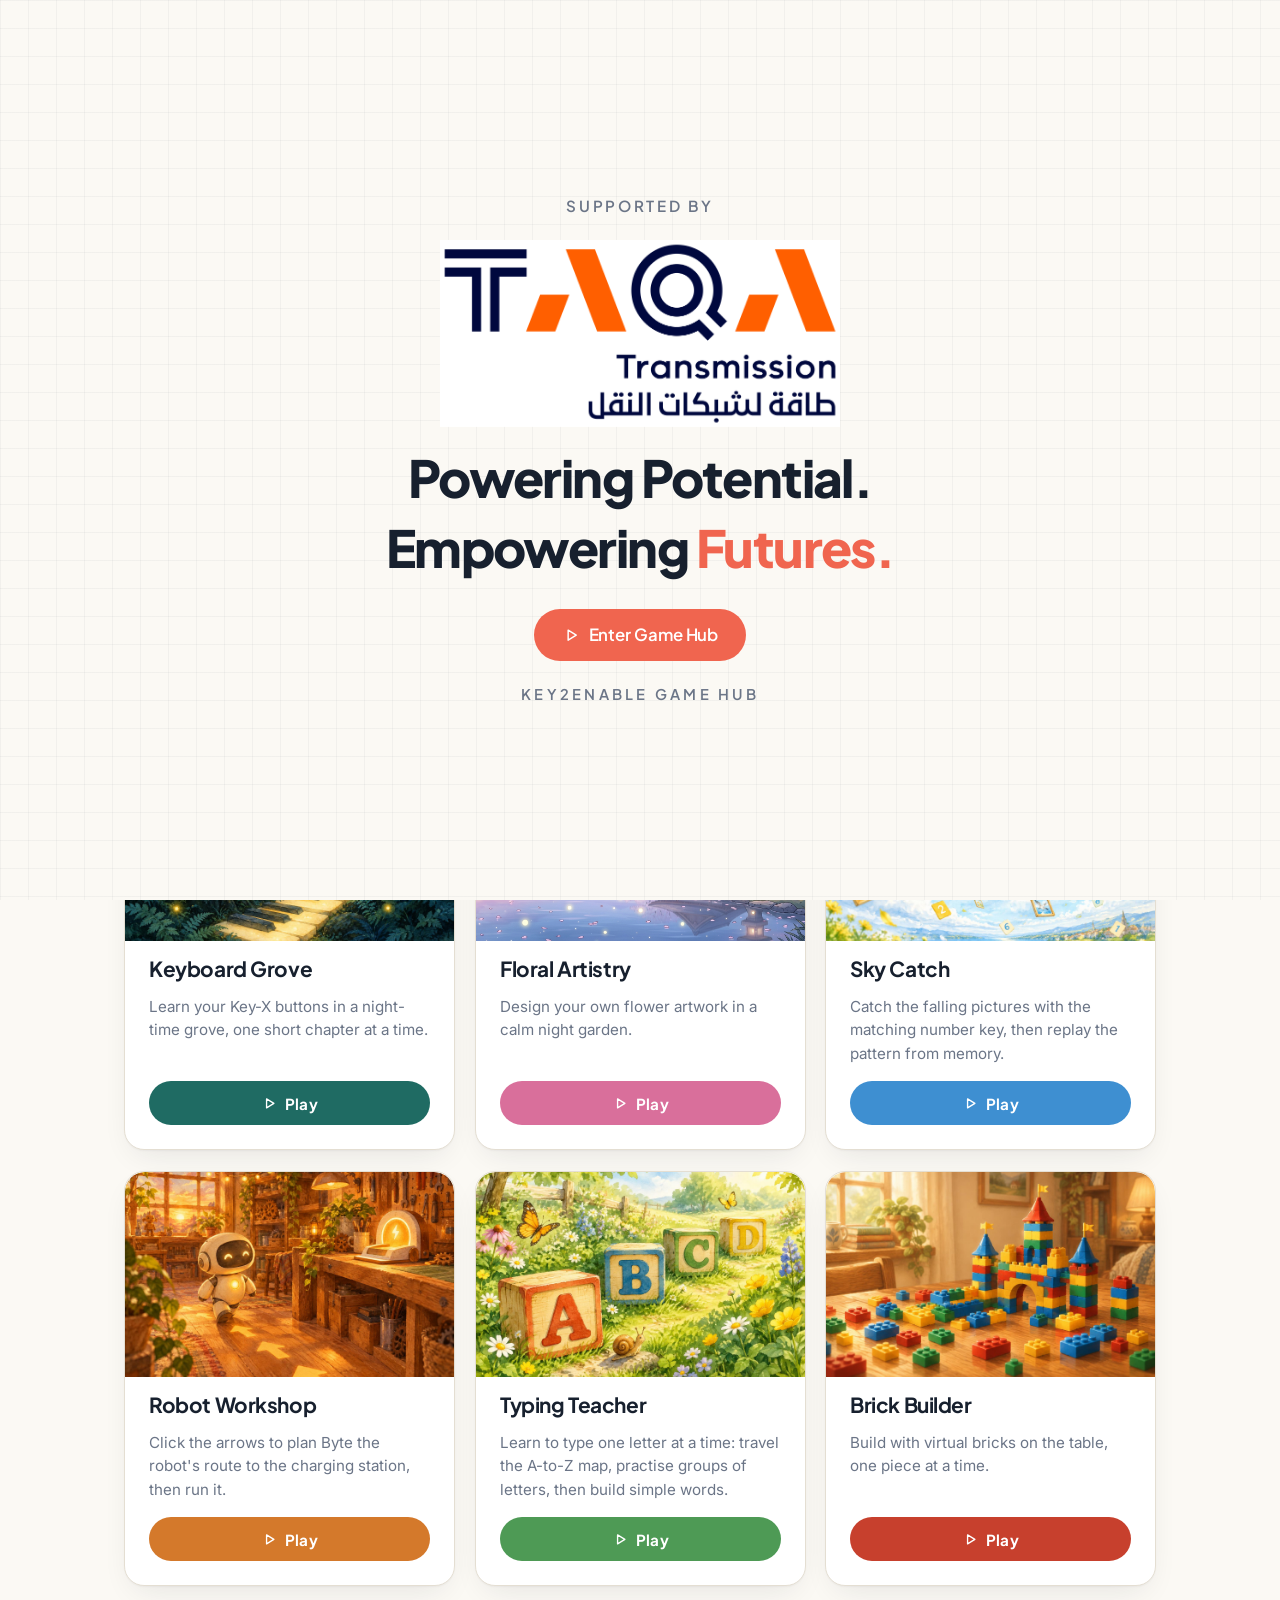
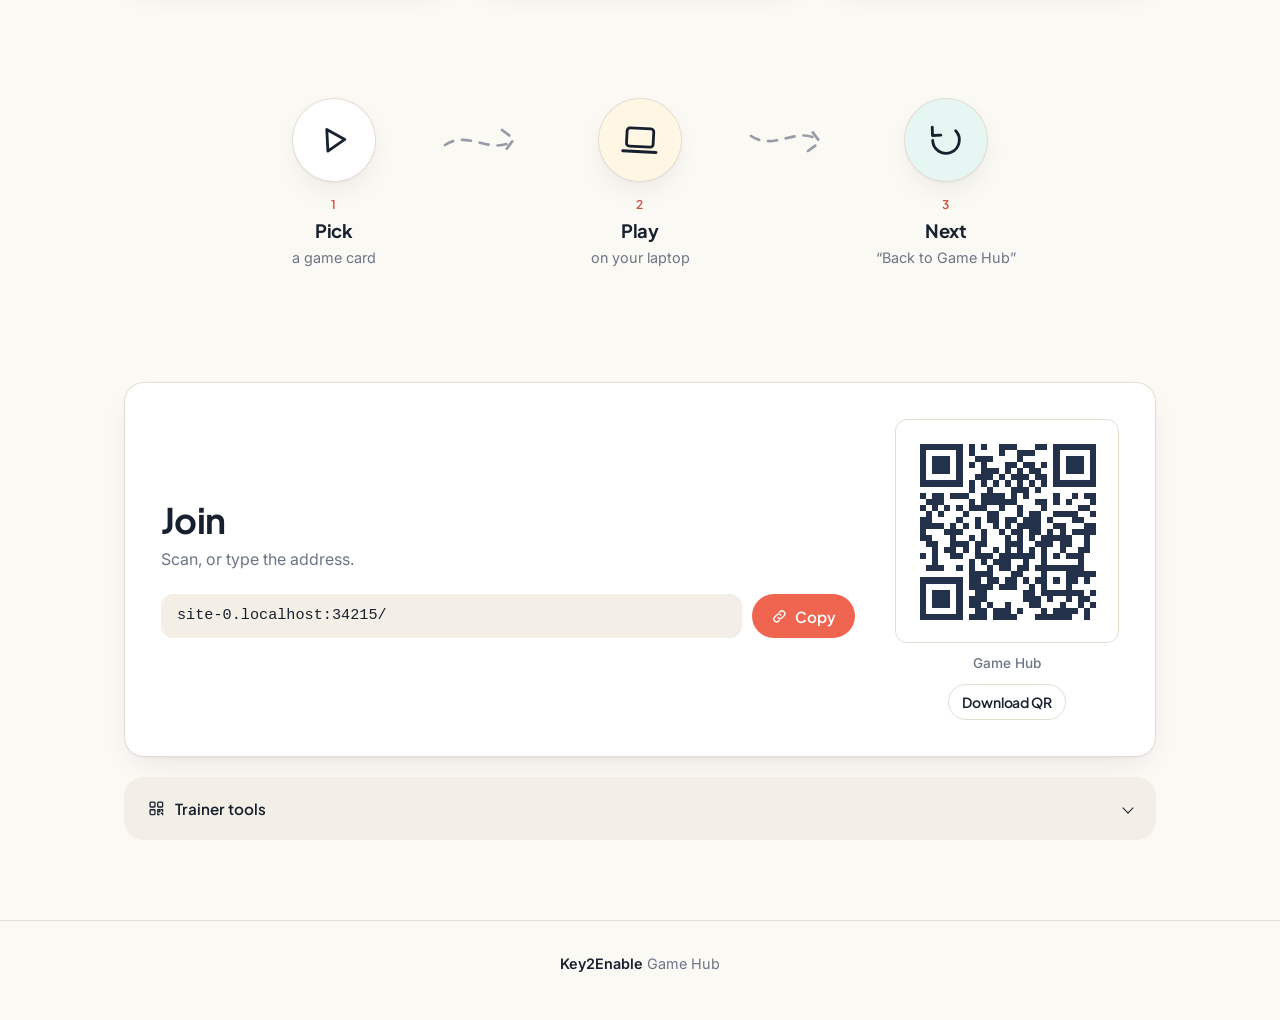
<file: index.html>
<!DOCTYPE html>
<html lang="en">
<head>
  <meta charset="utf-8">
  <meta name="viewport" content="width=device-width, initial-scale=1">
  <title>Key2Enable Game Hub — Interactive Training Games</title>
  <meta name="description" content="Five interactive training games for the Key2Enable workshop. Pick a game, play it, come back for the next one.">
  <meta name="theme-color" content="#FFF8EE">
  <link rel="icon" href="assets/img/favicon.svg" type="image/svg+xml">
  <link rel="preconnect" href="https://fonts.googleapis.com">
  <link rel="preconnect" href="https://fonts.gstatic.com" crossorigin>
  <link href="https://fonts.googleapis.com/css2?family=Plus+Jakarta+Sans:wght@500;600;700;800&family=Inter:wght@400;500;600&display=swap" rel="stylesheet">
  <link rel="stylesheet" href="assets/css/hub.css?v=7">
  <script src="site-config.js?v=7"></script>
  <script src="assets/js/gate.js?v=4"></script>
  <script src="assets/js/vault.js?v=4"></script>
</head>
<body>

  <!-- ===== Icon sprite (used by cards, buttons, intro) ===== -->
  <svg width="0" height="0" style="position:absolute" aria-hidden="true" focusable="false">
    <defs>
      <symbol id="i-star" viewBox="0 0 24 24"><path d="M12 2.8l2.9 6 6.6.9-4.8 4.6 1.2 6.5L12 17.7l-5.9 3.1 1.2-6.5L2.5 9.7l6.6-.9z"/></symbol>
      <symbol id="i-target" viewBox="0 0 24 24"><circle cx="12" cy="12" r="9"/><circle cx="12" cy="12" r="5.5"/><circle cx="12" cy="12" r="2"/></symbol>
      <symbol id="i-memory" viewBox="0 0 24 24"><rect x="3" y="4" width="7.5" height="7.5" rx="1.6"/><rect x="13.5" y="4" width="7.5" height="7.5" rx="1.6"/><rect x="3" y="14.5" width="7.5" height="7.5" rx="1.6"/><path d="M14 17.5l2.4 2.4 4.4-4.6"/></symbol>
      <symbol id="i-letters" viewBox="0 0 24 24"><path d="M3.5 19l4.2-12 4.2 12M5.4 14.5h4.6"/><path d="M14.5 7h3.4a2.5 2.5 0 010 5h-3.4zM14.5 12h3.9a2.8 2.8 0 010 5.6h-3.9z"/><path d="M14.5 7v10.6"/></symbol>
      <symbol id="i-puzzle" viewBox="0 0 24 24"><path d="M9 3.5h4a1.5 1.5 0 011.5 1.5v1a2 2 0 104 0V5A1.5 1.5 0 0120 6.5v4a1.5 1.5 0 01-1.5 1.5h-1a2 2 0 100 4h1a1.5 1.5 0 011.5 1.5v3A1.5 1.5 0 0118.5 22h-4a1.5 1.5 0 01-1.5-1.5v-1a2 2 0 10-4 0v1A1.5 1.5 0 017.5 22h-3A1.5 1.5 0 013 20.5v-4A1.5 1.5 0 014.5 15h1a2 2 0 100-4h-1A1.5 1.5 0 013 9.5V5a1.5 1.5 0 011.5-1.5z"/></symbol>
      <symbol id="i-music" viewBox="0 0 24 24"><path d="M9 18.5V5.5l11-2v13"/><circle cx="6.5" cy="18.5" r="2.5"/><circle cx="17.5" cy="16.5" r="2.5"/></symbol>
      <symbol id="i-keyboard" viewBox="0 0 24 24"><rect x="2.5" y="6" width="19" height="12" rx="2.5"/><path d="M6 10h.01M10 10h.01M14 10h.01M18 10h.01M6 14h.01M18 14h.01M9 14h6"/></symbol>
      <symbol id="i-rocket" viewBox="0 0 24 24"><path d="M12 2.5c3 2 5 6 5 10.5l-2 2.5H9L7 13C7 8.5 9 4.5 12 2.5z"/><circle cx="12" cy="10" r="1.8"/><path d="M9 15.5l-3.5 2.5L7 13M15 15.5l3.5 2.5L17 13M10.5 15.5c0 3-1 4-1 6 1-.5 1.7-1 2.5-2 .8 1 1.5 1.5 2.5 2 0-2-1-3-1-6"/></symbol>
      <symbol id="i-robot" viewBox="0 0 24 24"><rect x="4.5" y="8" width="15" height="11" rx="2.5"/><path d="M12 8V4.5M12 4.5h.01"/><circle cx="12" cy="3.5" r="1"/><path d="M9 13h.01M15 13h.01M9.5 16.5h5"/><path d="M4.5 12H2.5v4h2M19.5 12h2v4h-2"/></symbol>
      <symbol id="i-play" viewBox="0 0 24 24"><path d="M8 5.5v13l10.5-6.5z"/></symbol>
      <symbol id="i-link" viewBox="0 0 24 24"><path d="M10 14a4 4 0 005.7 0l3-3a4 4 0 00-5.7-5.7l-1.4 1.4"/><path d="M14 10a4 4 0 00-5.7 0l-3 3a4 4 0 005.7 5.7l1.4-1.4"/></symbol>
      <symbol id="i-check" viewBox="0 0 24 24"><path d="M5 12.5l4.5 4.5L19 7.5"/></symbol>
      <symbol id="i-lock" viewBox="0 0 24 24"><rect x="5" y="10.5" width="14" height="10" rx="2.5"/><path d="M8 10.5V7.5a4 4 0 018 0v3"/></symbol>
      <symbol id="i-unlock" viewBox="0 0 24 24"><rect x="5" y="10.5" width="14" height="10" rx="2.5"/><path d="M8 10.5V7.5a4 4 0 017.5-1.9"/></symbol>
      <symbol id="i-qr" viewBox="0 0 24 24"><rect x="3" y="3" width="7" height="7" rx="1.2"/><rect x="14" y="3" width="7" height="7" rx="1.2"/><rect x="3" y="14" width="7" height="7" rx="1.2"/><path d="M14 14h3v3h-3zM19 14h2v2M14 19v2h2M19 19h2v2"/></symbol>
      <symbol id="i-replay" viewBox="0 0 24 24"><path d="M4 12a8 8 0 1014-5.3"/><path d="M4 4v5h5"/></symbol>
      <symbol id="i-laptop" viewBox="0 0 24 24"><rect x="4" y="5" width="16" height="11" rx="1.8"/><path d="M2 19h20"/></symbol>
    </defs>
  </svg>

  <!-- ===== Intro (pencil-sketch splash). Filled by assets/js/intro.js ===== -->
  <div id="intro" class="intro" hidden>
    <div class="intro__sponsor" id="introSponsor" hidden>
      <p class="intro__sponsor-label">Supported by</p>
      <img class="intro__sponsor-logo" src="assets/img/taqa-logo.png" alt="TAQA Transmission">
      <p class="intro__sponsor-tag" id="sponsorTag"></p>
      <button type="button" class="btn btn--primary btn--lg intro__sponsor-enter" id="sponsorEnter">
        <svg class="ico" aria-hidden="true"><use href="#i-play"/></svg> Enter Game Hub
      </button>
      <p class="intro__sponsor-brand">Key2Enable Game Hub</p>
    </div>
    <div class="intro__stage">
      <svg class="intro__svg" viewBox="0 0 900 520" role="img" aria-labelledby="introTitle">
        <title id="introTitle">Key2Enable Game Hub</title>
      </svg>
      <p class="intro__caption" id="introCaption" aria-live="polite"></p>
    </div>
    <div class="intro__progress" aria-hidden="true"><span></span></div>
    <button type="button" class="intro__skip" id="introSkip">Skip intro</button>
  </div>

  <!-- Unhide the intro overlay before first paint so the hub never flashes. -->
  <script>
    (function () {
      try {
        var cfg = (window.SITE_CONFIG && window.SITE_CONFIG.intro) || {};
        var seen = sessionStorage.getItem("k2e-intro-seen") === "1";
        if (cfg.enabled === false || (seen && !/[?&]intro=1/.test(location.search))) return;
        document.getElementById("intro").hidden = false;
        document.body.classList.add("intro-active");
        var sp = (window.SITE_CONFIG && window.SITE_CONFIG.sponsor) || {};
        var s = document.getElementById("introSponsor");
        if (s && sp.enabled !== false) s.hidden = false;
      } catch (e) { /* let the hub render normally */ }
    })();
  </script>

  <a class="skip-link" href="#games">Skip to games</a>

  <!-- ===== Header ===== -->
  <header class="site-header">
    <a href="./" class="logo" aria-label="Key2Enable Game Hub — home">
      <span class="logo__mark" aria-hidden="true">
        <svg viewBox="0 0 48 48"><rect x="6" y="10" width="36" height="28" rx="7"/><path d="M15 21h.01M24 21h.01M33 21h.01M15 29h.01M24 29h.01M33 29h.01"/></svg>
      </span>
      <span class="logo__text"><b data-cfg="brand">Key2Enable</b> <span data-cfg="hubName">Game Hub</span></span>
    </a>
    <nav class="site-nav" aria-label="Sections">
      <a href="#games">Games</a>
      <a href="#join">Join</a>
      <button type="button" class="btn btn--ghost btn--sm" id="replayIntro" title="Replay the intro animation">
        <svg class="ico" aria-hidden="true"><use href="#i-replay"/></svg> Intro
      </button>
    </nav>
  </header>

  <main id="main">

    <!-- ===== Hero ===== -->
    <section class="hero" aria-labelledby="heroTitle">
      <div class="hero__doodles" aria-hidden="true">
        <svg class="doodle doodle--1" viewBox="0 0 24 24"><use href="#i-star"/></svg>
        <svg class="doodle doodle--2" viewBox="0 0 24 24"><circle cx="12" cy="12" r="8"/></svg>
        <svg class="doodle doodle--3" viewBox="0 0 24 24"><use href="#i-keyboard"/></svg>
        <svg class="doodle doodle--4" viewBox="0 0 24 24"><use href="#i-puzzle"/></svg>
      </div>
      <p class="eyebrow"><span data-cfg="brand">Key2Enable</span> · <span data-cfg="hubName">Game Hub</span></p>
      <h1 id="heroTitle" class="hero__title" data-cfg="tagline">Interactive Training Games</h1>
      <p class="hero__lead" data-cfg="description"></p>
      <div class="hero__actions">
        <a class="btn btn--primary btn--lg" href="#games"><svg class="ico" aria-hidden="true"><use href="#i-play"/></svg> Pick a game</a>
      </div>
      <aside class="sponsor" aria-label="Sponsor">
        <p class="sponsor__label">Supported by</p>
        <img class="sponsor__logo" src="assets/img/taqa-logo.png" alt="TAQA Transmission">
      </aside>
    </section>

    <!-- ===== Games ===== -->
    <section class="games" id="games" aria-labelledby="gamesTitle">
      <div class="section-head">
        <h2 id="gamesTitle"><span class="u">Games</span></h2>
        <p class="games__lock-note" id="lockNote" hidden><svg class="ico" aria-hidden="true"><use href="#i-lock"/></svg> Locked? Scan the QR code on the slide — or type its code.</p>
      </div>
      <ul class="game-grid" id="gameGrid" role="list"></ul>
    </section>

    <!-- ===== How it works (3 sketches) ===== -->
    <section class="how" id="how-to-play" aria-labelledby="howTitle">
      <h2 id="howTitle" class="sr-only">How it works</h2>
      <ol class="steps">
        <li><span class="steps__pic" aria-hidden="true"><svg viewBox="0 0 24 24"><use href="#i-play"/></svg></span><span class="steps__num">1</span><h3>Pick</h3><p>a game card</p></li>
        <li class="steps__arrow" aria-hidden="true"><svg viewBox="0 0 60 30"><path d="M2 18c15-10 30 6 44-2M40 8l8 6-6 8"/></svg></li>
        <li><span class="steps__pic" aria-hidden="true"><svg viewBox="0 0 24 24"><use href="#i-laptop"/></svg></span><span class="steps__num">2</span><h3>Play</h3><p>on your laptop</p></li>
        <li class="steps__arrow" aria-hidden="true"><svg viewBox="0 0 60 30"><path d="M2 12c15 10 30-6 44 2M40 22l8-6-6-8"/></svg></li>
        <li><span class="steps__pic" aria-hidden="true"><svg viewBox="0 0 24 24"><use href="#i-replay"/></svg></span><span class="steps__num">3</span><h3>Next</h3><p>“Back to Game Hub”</p></li>
      </ol>
    </section>

    <!-- ===== Join (URL + QR) ===== -->
    <section class="join" id="join" aria-labelledby="joinTitle">
      <div class="join__card">
        <div class="join__text">
          <h2 id="joinTitle"><span class="u">Join</span></h2>
          <p>Scan, or type the address.</p>
          <div class="url-box">
            <code id="hubUrl">…</code>
            <button type="button" class="btn btn--primary" id="copyHubUrl"><svg class="ico" aria-hidden="true"><use href="#i-link"/></svg> Copy</button>
          </div>
        </div>
        <figure class="qr" id="hubQr">
          <div class="qr__img" id="hubQrImg" role="img" aria-label="QR code for the Game Hub link"></div>
          <figcaption>Game Hub</figcaption>
          <a class="btn btn--ghost btn--sm" id="hubQrDownload" download="game-hub-qr.png" href="#">Download QR</a>
        </figure>
      </div>

      <details class="share">
        <summary><svg class="ico" aria-hidden="true"><use href="#i-qr"/></svg> Trainer tools</summary>
        <form class="pin-form" id="pinForm" hidden>
          <p class="share__intro">For trainers. Enter the trainer PIN.</p>
          <div class="pin-form__row">
            <label for="pinInput" class="sr-only">Trainer PIN</label>
            <input id="pinInput" type="password" autocomplete="off" spellcheck="false" placeholder="PIN" required>
            <button type="submit" class="btn btn--primary btn--sm">Open</button>
          </div>
        </form>
        <div id="trainerBody">
        <div class="btn-row" id="pinSignedIn" hidden>
          <p class="share__intro" id="pinState"></p>
          <button type="button" class="btn btn--ghost btn--sm" id="pinSignOut">Close Trainer tools</button>
        </div>
        <p class="share__intro" id="shareIntro">Each game has its own link and QR code.</p>
        <ul class="share__list" id="shareList" role="list"></ul>
        <div class="share__feedback" id="accessTools" hidden>
          <h3>Change a game code</h3>
          <p class="share__intro">Only a fingerprint (hash) of each code lives in <code>site-config.js</code>. Type a new code, then paste the line over that game’s entry in <code>access.keys</code>.</p>
          <form class="hash-form" id="hashForm">
            <label for="hashGame" class="sr-only">Game or trainer PIN</label>
            <select id="hashGame"></select>
            <label for="hashInput" class="sr-only">New code</label>
            <input id="hashInput" type="text" autocomplete="off" autocapitalize="characters" spellcheck="false" placeholder="New code" required>
            <button type="submit" class="btn btn--ghost btn--sm">Get hash</button>
          </form>
          <pre class="hash-out" id="hashOut" hidden tabindex="0"></pre>
          <div class="btn-row">
            <button type="button" class="btn btn--ghost btn--sm" id="copyHash" hidden>Copy line</button>
            <button type="button" class="btn btn--ghost btn--sm" id="lockAll">Lock all games on this laptop</button>
          </div>
        </div>
        <div class="share__feedback" id="vaultTools" hidden>
          <h3>Encrypt a game file</h3>
          <p class="share__intro">Games are stored encrypted with their code, so “View source” shows nothing. Pick the game, type its code, choose the game’s HTML — you get <code>game.enc</code> and a small <code>index.html</code> to put in that game’s folder.</p>
          <form class="hash-form" id="vaultForm">
            <label for="vaultGame" class="sr-only">Game</label>
            <select id="vaultGame"></select>
            <label for="vaultCode" class="sr-only">Game code</label>
            <input id="vaultCode" type="text" autocomplete="off" autocapitalize="characters" spellcheck="false" placeholder="Game code" required>
            <label for="vaultFile" class="sr-only">Game HTML file</label>
            <input id="vaultFile" type="file" accept=".html,.htm,text/html" required>
            <button type="submit" class="btn btn--ghost btn--sm">Encrypt</button>
          </form>
          <p class="share__intro" id="vaultOut" role="status" aria-live="polite"></p>
        </div>
        <div class="share__feedback" id="feedbackTools">
          <h3>Feedback</h3>
          <p id="feedbackCount">Nothing saved in this browser yet.</p>
          <div class="btn-row">
            <button type="button" class="btn btn--ghost btn--sm" id="feedbackCsv" disabled>Download CSV</button>
            <button type="button" class="btn btn--ghost btn--sm" id="feedbackClear" disabled>Clear</button>
          </div>
        </div>
        </div>
      </details>
    </section>

  </main>

  <footer class="site-footer">
    <p><b data-cfg="brand">Key2Enable</b> <span data-cfg="hubName">Game Hub</span></p>
  </footer>

  <div class="toast" id="toast" role="status" aria-live="polite"></div>

  <script src="assets/vendor/qrcode.js"></script>
  <script src="assets/js/intro.js?v=4"></script>
  <script src="assets/js/hub.js?v=5"></script>
  <script src="assets/js/fx.js?v=4"></script>
</body>
</html>
</file>
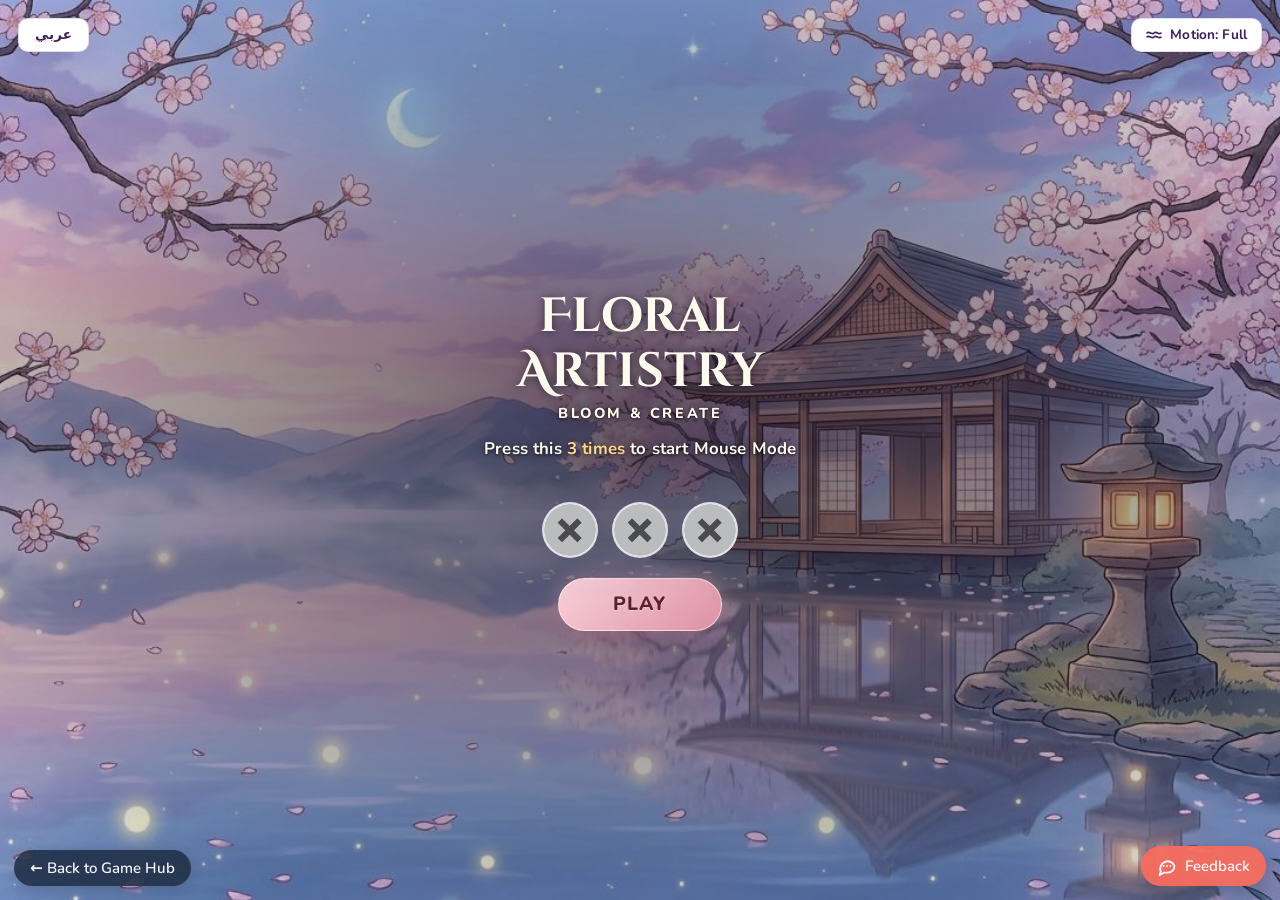
<file: floral artistry/index.html>
<!DOCTYPE html>
<html lang="en">
<head>
  <meta charset="utf-8">
  <meta name="viewport" content="width=device-width, initial-scale=1">
  <title>Floral Artistry — Key2Enable Game Hub</title>
  <link rel="icon" href="../assets/img/favicon.svg" type="image/svg+xml">
  <link rel="stylesheet" href="../assets/css/vault.css">
  <script src="../assets/js/vault.js"></script>
</head>
<body>
  <!-- This game is encrypted: the real page is game.enc. The lab build
       opens automatically — no code entry needed. -->
  <main class="vault">
    <p class="vault__brand">Key2Enable · Game Hub</p>
    <p id="k2eVaultStatus" class="vault__status" role="status" aria-live="polite">Opening…</p>
  </main>
  <script>
    (function () {
      var st = document.getElementById("k2eVaultStatus");
      function fail(msg) { st.textContent = msg; st.setAttribute("data-error", ""); }
      if (!window.K2E_VAULT || !K2E_VAULT.supported) {
        fail("This browser can't open the game — please use a current Chrome, Edge, Safari or Firefox.");
        return;
      }
      document.documentElement.classList.add("k2e-decrypting");
      fetch("game.enc").then(function (r) {
        if (!r.ok) throw new Error("HTTP " + r.status);
        return r.arrayBuffer();
      }).then(function (buf) {
        return K2E_VAULT.decrypt(atob("QkxPT00tOTEzMQ=="), buf);
      }).then(function (html) {
        document.documentElement.classList.remove("k2e-decrypting");
        document.open();
        document.write(html);
        document.close();
      }).catch(function (e) {
        fail("Couldn't open the game (" + (e && e.message || e) + "). Please reload.");
      });
    })();
  </script>
</body>
</html>
</file>
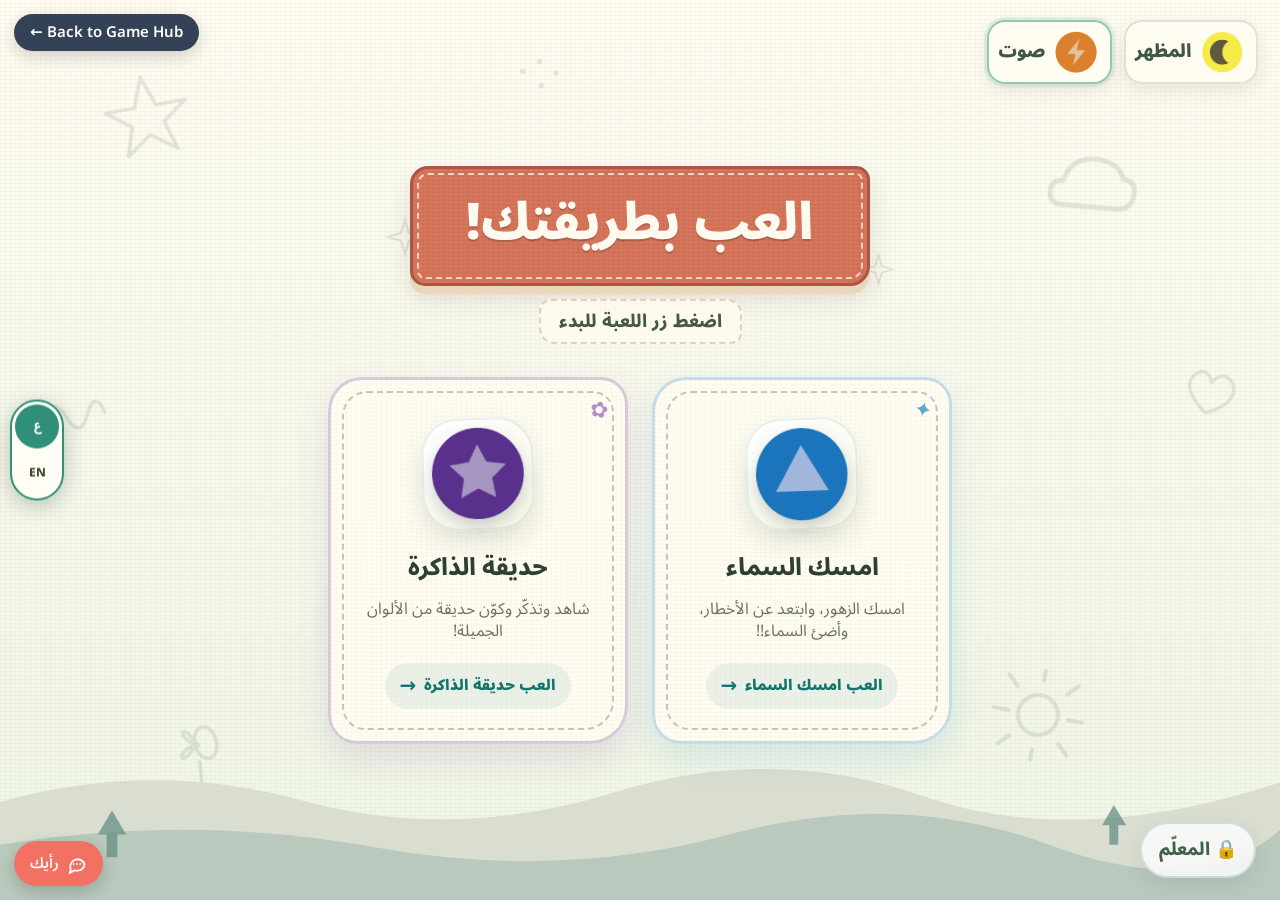
<file: game-03/index.html>
<!DOCTYPE html>
<html lang="en">
<head>
  <meta charset="utf-8">
  <meta name="viewport" content="width=device-width, initial-scale=1">
  <title>Sky Catch — Key2Enable Game Hub</title>
  <link rel="icon" href="../assets/img/favicon.svg" type="image/svg+xml">
  <link rel="stylesheet" href="../assets/css/vault.css">
  <script src="../assets/js/vault.js"></script>
</head>
<body>
  <!-- This game is encrypted: the real page is game.enc. The lab build
       opens automatically — no code entry needed. -->
  <main class="vault">
    <p class="vault__brand">Key2Enable · Game Hub</p>
    <p id="k2eVaultStatus" class="vault__status" role="status" aria-live="polite">Opening…</p>
  </main>
  <script>
    (function () {
      var st = document.getElementById("k2eVaultStatus");
      function fail(msg) { st.textContent = msg; st.setAttribute("data-error", ""); }
      if (!window.K2E_VAULT || !K2E_VAULT.supported) {
        fail("This browser can't open the game — please use a current Chrome, Edge, Safari or Firefox.");
        return;
      }
      document.documentElement.classList.add("k2e-decrypting");
      fetch("game.enc").then(function (r) {
        if (!r.ok) throw new Error("HTTP " + r.status);
        return r.arrayBuffer();
      }).then(function (buf) {
        return K2E_VAULT.decrypt(atob("U0tZLTEzNDA="), buf);
      }).then(function (html) {
        document.documentElement.classList.remove("k2e-decrypting");
        document.open();
        document.write(html);
        document.close();
      }).catch(function (e) {
        fail("Couldn't open the game (" + (e && e.message || e) + "). Please reload.");
      });
    })();
  </script>
</body>
</html>
</file>
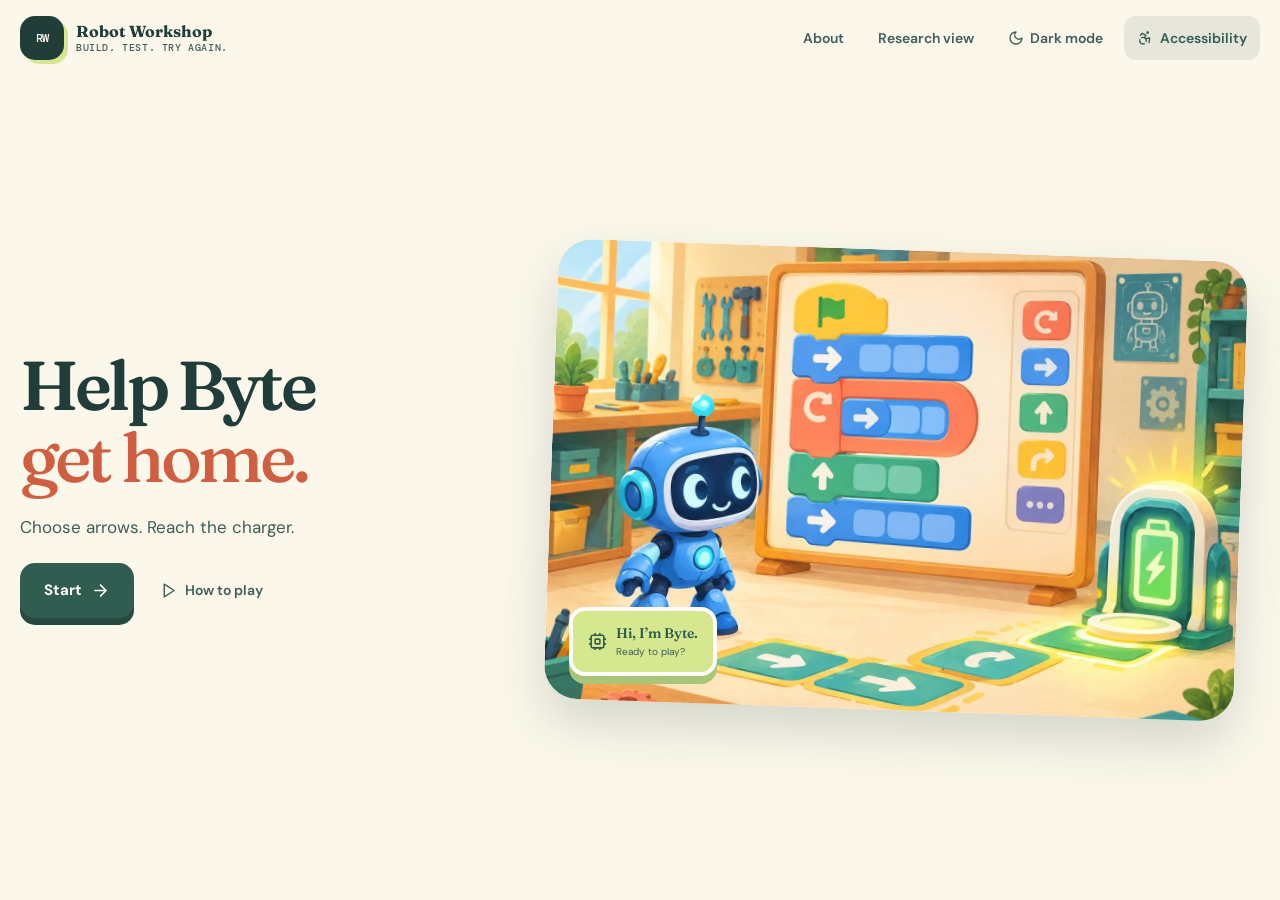
<file: game-04/index.html>
<!DOCTYPE html>
<html lang="en">
<head>
  <meta charset="utf-8">
  <meta name="viewport" content="width=device-width, initial-scale=1">
  <title>Robot Workshop — Key2Enable Game Hub</title>
  <link rel="icon" href="../assets/img/favicon.svg" type="image/svg+xml">
  <link rel="stylesheet" href="../assets/css/vault.css">
  <script src="../assets/js/vault.js"></script>
</head>
<body>
  <!-- This game is encrypted: the real page is game.enc. The lab build
       opens automatically — no code entry needed. -->
  <main class="vault">
    <p class="vault__brand">Key2Enable · Game Hub</p>
    <p id="k2eVaultStatus" class="vault__status" role="status" aria-live="polite">Opening…</p>
  </main>
  <script>
    (function () {
      var st = document.getElementById("k2eVaultStatus");
      function fail(msg) { st.textContent = msg; st.setAttribute("data-error", ""); }
      if (!window.K2E_VAULT || !K2E_VAULT.supported) {
        fail("This browser can't open the game — please use a current Chrome, Edge, Safari or Firefox.");
        return;
      }
      document.documentElement.classList.add("k2e-decrypting");
      fetch("game.enc").then(function (r) {
        if (!r.ok) throw new Error("HTTP " + r.status);
        return r.arrayBuffer();
      }).then(function (buf) {
        return K2E_VAULT.decrypt(atob("Uk9CT1QtNTAyMg=="), buf);
      }).then(function (html) {
        document.documentElement.classList.remove("k2e-decrypting");
        document.open();
        document.write(html);
        document.close();
      }).catch(function (e) {
        fail("Couldn't open the game (" + (e && e.message || e) + "). Please reload.");
      });
    })();
  </script>
</body>
</html>
</file>
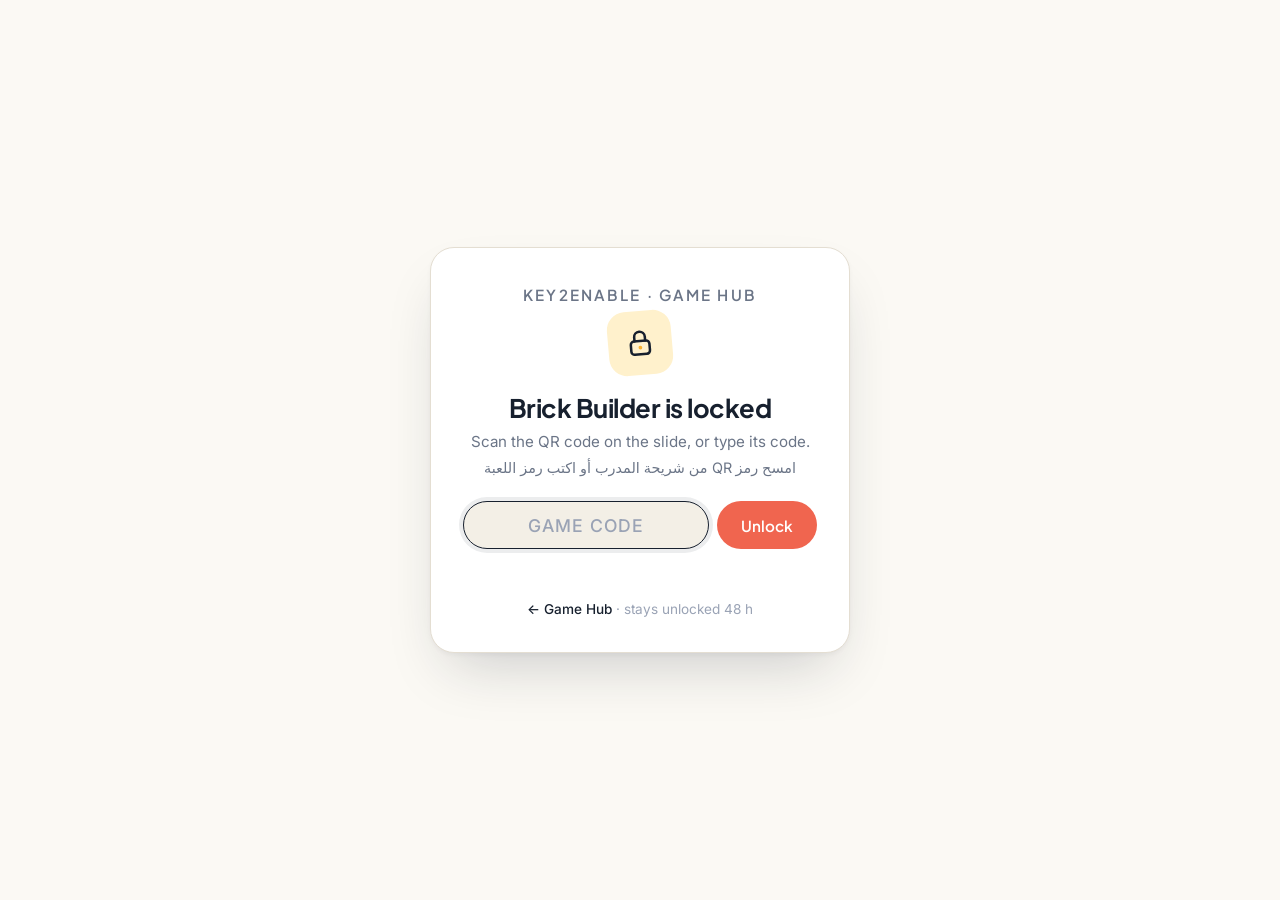
<file: game-06/index.html>
<!DOCTYPE html>
<html lang="en">
<head>
  <meta charset="utf-8">
  <meta name="viewport" content="width=device-width, initial-scale=1">
  <title>Note Quest — Key2Enable Game Hub</title>
  <link rel="icon" href="../assets/img/favicon.svg" type="image/svg+xml">
  <link rel="stylesheet" href="../assets/css/vault.css">
  <script src="../site-config.js"></script>
  <script src="../assets/js/gate.js" data-game="game-06" data-encrypted></script>
</head>
<body>
  <!-- This game is encrypted: the real page is game.enc, decrypted in the
       browser with the game's code (see assets/js/vault.js). -->
  <main class="vault">
    <p class="vault__brand">Key2Enable · Game Hub</p>
    <p id="k2eVaultStatus" class="vault__status" role="status" aria-live="polite">Opening…</p>
  </main>
  <script src="../assets/js/vault.js" data-src="game.enc"></script>
</body>
</html>
</file>
<file: assets/css/hub.css>
/* =========================================================================
   Key2Enable Game Hub — styles
   Clean, modern layout; the hand-drawn feel lives only in the line
   illustrations (icons, doodles, one marker underline), never in the type.
   Game card accents live in site-config.js.
   ========================================================================= */

:root {
  --paper: #FBF9F4;          /* page background (warm off-white) */
  --paper-2: #F3EFE6;        /* sections / inputs */
  --card: #FFFFFF;
  --ink: #17202E;            /* headings / illustration ink */
  --text: #2B3546;           /* body text */
  --ink-soft: #6B7587;       /* secondary text */
  --line: #E4DED2;           /* hairline borders */
  --accent: #F0654F;         /* coral – primary action */
  --accent-dark: #D14E3A;
  --accent-ink: #FFFFFF;
  --sun: #F5B53F;
  --teal: #3FB8AF;
  --focus: #1F6FEB;

  --font-display: "Plus Jakarta Sans", "Inter", system-ui, sans-serif;
  --font-body: "Inter", system-ui, -apple-system, "Segoe UI", sans-serif;

  --radius: 20px;
  --radius-sm: 12px;
  --shadow: 0 1px 2px rgba(23,32,46,.04), 0 12px 32px -12px rgba(23,32,46,.12);
  --shadow-lg: 0 2px 4px rgba(23,32,46,.04), 0 28px 60px -20px rgba(23,32,46,.22);
  --max: 1080px;
}

*, *::before, *::after { box-sizing: border-box; }
html { scroll-behavior: smooth; }
@media (prefers-reduced-motion: reduce) {
  html { scroll-behavior: auto; }
  *, *::before, *::after { animation-duration: 0.001ms !important; transition-duration: 0.001ms !important; }
}

body {
  margin: 0;
  font-family: var(--font-body);
  font-size: 16px;
  line-height: 1.55;
  color: var(--text);
  background: var(--paper);
  min-height: 100vh;
  -webkit-font-smoothing: antialiased;
}
body.intro-active { overflow: hidden; }

h1, h2, h3 { font-family: var(--font-display); font-weight: 700; line-height: 1.12; margin: 0; color: var(--ink); letter-spacing: -.02em; }
p { margin: 0; }
a { color: inherit; }
ul[role="list"], ol.steps { list-style: none; margin: 0; padding: 0; }
code { font-family: ui-monospace, "SF Mono", Menlo, Consolas, monospace; }
[hidden] { display: none !important; }
.sr-only { position: absolute; width: 1px; height: 1px; overflow: hidden; clip: rect(0 0 0 0); white-space: nowrap; }

:focus-visible { outline: 3px solid var(--focus); outline-offset: 3px; border-radius: 6px; }

.skip-link {
  position: absolute; left: 12px; top: -60px;
  background: var(--ink); color: #fff; padding: 10px 16px; border-radius: 10px; z-index: 50;
  font-weight: 600; text-decoration: none;
}
.skip-link:focus { top: 12px; }

.ico { width: 1.1em; height: 1.1em; fill: none; stroke: currentColor; stroke-width: 1.9; stroke-linecap: round; stroke-linejoin: round; flex: none; }

/* marker underline — the one hand-drawn accent used with type */
.u { position: relative; display: inline-block; }
.u::after {
  content: ""; position: absolute; left: -2%; right: -2%; bottom: -.04em; height: .18em; z-index: -1; opacity: .9;
  background: url("data:image/svg+xml,%3Csvg xmlns='http://www.w3.org/2000/svg' viewBox='0 0 200 12' preserveAspectRatio='none'%3E%3Cpath d='M2 8c30-6 60-4 90-2s60 2 106-4' fill='none' stroke='%23F5B53F' stroke-width='6' stroke-linecap='round'/%3E%3C/svg%3E") center / 100% 100% no-repeat;
}

/* ---------- Buttons ---------- */
.btn {
  display: inline-flex; align-items: center; justify-content: center; gap: 0.5em;
  font-family: var(--font-display); font-weight: 600; font-size: .95rem; letter-spacing: -.005em;
  padding: 0 1.2em; height: 44px; border: 1px solid transparent; border-radius: 999px;
  background: var(--ink); color: #fff;
  text-decoration: none; cursor: pointer; line-height: 1;
  transition: transform .15s ease, box-shadow .15s ease, background-color .15s ease, border-color .15s ease;
}
.btn:hover { transform: translateY(-1px); box-shadow: 0 8px 20px -8px rgba(23,32,46,.4); }
.btn:active { transform: translateY(0); box-shadow: none; }
.btn--primary { background: var(--accent); color: var(--accent-ink); }
.btn--primary:hover { background: var(--accent-dark); box-shadow: 0 8px 20px -8px rgba(209,78,58,.6); }
.btn--ghost { background: transparent; color: var(--ink); border-color: var(--line); }
.btn--ghost:hover { background: var(--card); border-color: var(--ink); box-shadow: none; }
.btn--lg { font-size: 1.05rem; height: 52px; padding: 0 1.6em; }
.btn--sm { font-size: .875rem; height: 36px; padding: 0 .95em; }
.btn[disabled] { opacity: .45; cursor: default; box-shadow: none; transform: none; }
.btn-row { display: flex; gap: 8px; flex-wrap: wrap; }

/* ---------- Header ---------- */
.site-header {
  max-width: var(--max); margin: 0 auto; padding: 22px 24px;
  display: flex; align-items: center; justify-content: space-between; gap: 16px; flex-wrap: wrap;
}
.logo { display: inline-flex; align-items: center; gap: 12px; text-decoration: none; font-family: var(--font-display); font-size: 1.1rem; letter-spacing: -.02em; color: var(--ink); }
.logo__mark { width: 40px; height: 40px; border-radius: 12px; background: var(--ink); display: grid; place-items: center; transform: rotate(-6deg); }
.logo__mark svg { width: 26px; height: 26px; fill: none; stroke: var(--sun); stroke-width: 2.4; stroke-linecap: round; }
.logo__text { font-weight: 500; }
.logo__text b { font-weight: 700; }
.site-nav { display: flex; align-items: center; gap: 6px 26px; flex-wrap: wrap; }
.site-nav a { text-decoration: none; font-weight: 500; font-size: .95rem; color: var(--ink-soft); padding: 6px 0; }
.site-nav a:hover { color: var(--ink); }

/* ---------- Layout ---------- */
main { max-width: var(--max); margin: 0 auto; padding: 0 24px 80px; }
section { margin-top: 88px; }
.section-head { display: flex; align-items: baseline; gap: 12px 20px; flex-wrap: wrap; margin-bottom: 28px; }
.section-head h2 { font-size: clamp(1.7rem, 3vw, 2.2rem); }
.section-head p { color: var(--ink-soft); font-size: 1rem; }
.eyebrow { font-family: var(--font-display); font-weight: 600; font-size: .8rem; letter-spacing: .14em; text-transform: uppercase; color: var(--accent-dark); }

/* ---------- Hero ---------- */
.hero { position: relative; text-align: center; padding: 44px 0 12px; margin-top: 8px; }
.hero__title { font-size: clamp(2rem, 4.6vw, 3.1rem); margin-top: 12px; line-height: 1.06; letter-spacing: -.03em; }
.hero__title .hl { position: relative; display: inline-block; }
.hero__title .hl::after {
  content: ""; position: absolute; left: -2%; right: -2%; bottom: .04em; height: .2em; z-index: -1; opacity: .9;
  background: url("data:image/svg+xml,%3Csvg xmlns='http://www.w3.org/2000/svg' viewBox='0 0 200 14' preserveAspectRatio='none'%3E%3Cpath d='M3 9c40-7 80-4 120-2s50 1 74-5' fill='none' stroke='%23F5B53F' stroke-width='7' stroke-linecap='round'/%3E%3C/svg%3E") center / 100% 100% no-repeat;
}
.hero__lead { max-width: 480px; margin: 14px auto 0; color: var(--ink-soft); font-size: clamp(1rem, 1.5vw, 1.12rem); line-height: 1.5; }
.hero__actions { margin-top: 24px; display: flex; gap: 12px; justify-content: center; flex-wrap: wrap; }

/* ---------- Sponsor ---------- */
.sponsor {
  margin: 36px auto 0; padding: 18px 28px 20px; max-width: 380px;
  background: var(--card); border: 1px solid var(--line); border-radius: var(--radius);
  box-shadow: var(--shadow); text-align: center;
}
.sponsor__label { font-family: var(--font-display); font-weight: 600; font-size: .75rem; letter-spacing: .14em; text-transform: uppercase; color: var(--accent-dark); }
.sponsor__logo { display: block; width: min(100%, 270px); height: auto; margin: 10px auto 0; }

.hero__doodles { position: absolute; inset: 0; pointer-events: none; }
.doodle { position: absolute; width: 30px; height: 30px; fill: none; stroke: var(--ink); stroke-width: 1.8; stroke-linecap: round; stroke-linejoin: round; opacity: .6; animation: float 8s ease-in-out infinite; transition: translate .5s ease-out; }
.doodle--1 { left: 8%; top: 18%; stroke: var(--sun); }
.doodle--2 { right: 10%; top: 12%; width: 22px; height: 22px; stroke: var(--teal); animation-delay: -2s; }
.doodle--3 { left: 15%; bottom: 14%; stroke: var(--accent); animation-delay: -4s; }
.doodle--4 { right: 16%; bottom: 26%; width: 26px; height: 26px; stroke: #6C5CE7; animation-delay: -1s; }
@keyframes float { 0%, 100% { transform: translateY(0) rotate(-4deg); } 50% { transform: translateY(-10px) rotate(6deg); } }

/* ---------- Game cards ---------- */
.game-grid { display: grid; gap: 20px; grid-template-columns: repeat(auto-fill, minmax(290px, 1fr)); }
.game-card {
  --c: var(--accent);
  position: relative; background: var(--card); border: 1px solid var(--line); border-radius: var(--radius); box-shadow: var(--shadow);
  padding: 24px; display: flex; flex-direction: column; gap: 14px;
  transition: transform .2s ease, box-shadow .2s ease, border-color .2s ease;
  animation: card-in .5s ease both;
}
.game-card:nth-child(2) { animation-delay: .06s } .game-card:nth-child(3) { animation-delay: .12s }
.game-card:nth-child(4) { animation-delay: .18s } .game-card:nth-child(5) { animation-delay: .24s }
@keyframes card-in { from { opacity: 0; transform: translateY(14px); } to { opacity: 1; transform: none; } }
.game-card:hover, .game-card:focus-within { transform: translateY(-4px); box-shadow: var(--shadow-lg); border-color: color-mix(in srgb, var(--c) 45%, var(--line)); }

/* ---------- Motion layer (assets/js/fx.js) ---------- */
.reveal { opacity: 0; transform: translateY(18px); transition: opacity .6s ease var(--rd, 0ms), transform .6s cubic-bezier(.2,.75,.25,1) var(--rd, 0ms); }
.reveal.is-in { opacity: 1; transform: none; }

.tiltable { transform-style: preserve-3d; will-change: transform; overflow: hidden; }
.tiltable::after {
  content: ""; position: absolute; inset: 0; pointer-events: none; z-index: 1;
  background: radial-gradient(420px circle at var(--mx, 50%) var(--my, 50%), rgba(255,255,255,.45), transparent 55%);
  opacity: 0; transition: opacity .3s ease;
}
.game-card.tiltable:hover, .game-card.tiltable:focus-within,
.sponsor.tiltable:hover { transform: perspective(1100px) rotateX(var(--rx, 0deg)) rotateY(var(--ry, 0deg)) translateY(-4px); box-shadow: var(--shadow-lg); }
.tiltable:hover::after, .tiltable:focus-within::after { opacity: 1; }
.game-card.tiltable, .sponsor.tiltable { transition: transform .18s ease-out, box-shadow .2s ease, border-color .2s ease; }
.sponsor.tiltable { transform-style: preserve-3d; position: relative; }
.game-card__top { display: flex; align-items: center; justify-content: space-between; gap: 10px; }
.game-card__media { position: relative; margin: -24px -24px 2px; border-radius: var(--radius) var(--radius) 0 0; overflow: hidden; }
.game-card__media img { display: block; width: 100%; aspect-ratio: 8 / 5; object-fit: cover; transition: transform .35s ease; }
.game-card:hover .game-card__media img, .game-card:focus-within .game-card__media img { transform: scale(1.04); }
.game-card__media .game-card__icon { position: absolute; left: 14px; bottom: 14px; background: var(--card); border: 1px solid var(--line); box-shadow: var(--shadow); transform: rotate(-4deg); }
.game-card__lock {
  position: absolute; top: 12px; right: 12px; display: inline-flex; align-items: center; gap: 6px;
  font-family: var(--font-display); font-weight: 600; font-size: .75rem; letter-spacing: .06em; text-transform: uppercase;
  padding: 6px 12px; border-radius: 999px;
  background: rgba(23,32,46,.78); color: #fff; backdrop-filter: blur(4px);
}
.game-card__lock .ico { width: .95em; height: .95em; }
.game-card__lock.is-open { background: rgba(46,140,90,.85); }
.game-card__icon {
  position: relative; width: 56px; height: 56px; border-radius: 16px; display: grid; place-items: center;
  background: color-mix(in srgb, var(--c) 18%, white); color: var(--ink); transform: rotate(-4deg);
  transition: transform .25s ease;
}
.game-card:hover .game-card__icon { transform: rotate(3deg) scale(1.04); }
.game-card__icon svg { width: 30px; height: 30px; fill: none; stroke: currentColor; stroke-width: 1.8; stroke-linecap: round; stroke-linejoin: round; }
.game-card__num { font-family: var(--font-display); font-weight: 600; font-size: .78rem; letter-spacing: .14em; text-transform: uppercase; color: var(--ink-soft); }
.game-card h3 { font-size: 1.3rem; }
.game-card__desc { color: var(--ink-soft); flex: 1; font-size: .95rem; }
.game-card__trains { display: flex; flex-wrap: wrap; gap: 6px; }
.tag { font-size: .78rem; font-weight: 500; padding: 4px 10px; border-radius: 999px; background: var(--paper-2); color: var(--text); }
.tag--label { display: none; }
.game-card__meta { display: flex; align-items: center; justify-content: space-between; gap: 10px; color: var(--ink-soft); font-size: .85rem; }
.dots { display: inline-flex; gap: 5px; vertical-align: middle; }
.dots i { width: 9px; height: 9px; border-radius: 50%; display: inline-block; background: var(--line); }
.dots i.on { background: var(--c); }
.badge { font-size: .78rem; font-weight: 600; padding: 4px 10px; border-radius: 999px; background: var(--paper-2); color: var(--text); display: inline-flex; align-items: center; gap: 5px; }
.badge--soon { background: #FFF1CC; color: #7A5200; }
.badge--locked { background: var(--ink); color: #fff; }
.badge--locked .ico { width: 12px; height: 12px; stroke: var(--sun); }
.badge--open { background: #DDF5EA; color: #0F6B45; }
.badge--open .ico { width: 12px; height: 12px; }
.game-card.is-locked .game-card__icon::after { content: ""; position: absolute; right: -7px; bottom: -7px; width: 22px; height: 22px; border-radius: 50%; border: 2px solid #fff; background: var(--ink) url("data:image/svg+xml,%3Csvg xmlns='http://www.w3.org/2000/svg' viewBox='0 0 24 24' fill='none' stroke='%23F5B53F' stroke-width='2.2' stroke-linecap='round'%3E%3Crect x='5' y='10.5' width='14' height='10' rx='2.5'/%3E%3Cpath d='M8 10.5V7.5a4 4 0 018 0v3'/%3E%3C/svg%3E") center / 12px no-repeat; }
.game-card__actions { display: flex; gap: 10px; align-items: center; margin-top: 2px; }
.game-card__actions .btn { flex: 1; }
.game-card__actions .btn--primary {
  background: var(--c); color: var(--ct, #fff);
  font-weight: 700; letter-spacing: .01em;
  transition: transform .22s cubic-bezier(.34,1.6,.5,1), box-shadow .22s ease, filter .22s ease;
}
.game-card__actions .btn--primary:hover {
  transform: translateY(-3px) rotate(-1.5deg) scale(1.04);
  filter: brightness(1.08);
  box-shadow: 0 10px 22px -8px color-mix(in srgb, var(--c) 75%, black);
}
.game-card__actions .btn--primary:active { transform: translateY(0) scale(.97); box-shadow: none; }
.game-card.is-locked .game-card__actions .btn--primary { filter: saturate(.8) brightness(.96); }
.game-card.is-locked .game-card__actions .btn--primary:hover { filter: brightness(1.05); }
.btn--copy.is-copied { color: #14805E; }
.games__lock-note { display: inline-flex; gap: 8px; align-items: center; color: var(--ink-soft); font-size: .95rem; }
.games__lock-note .ico { width: 1em; height: 1em; }

/* ---------- Steps (3 sketches in a row) ---------- */
.how { padding: 8px 0; }
.steps { display: flex; justify-content: center; align-items: flex-start; gap: 8px; flex-wrap: wrap; }
.steps li { display: flex; flex-direction: column; align-items: center; gap: 6px; text-align: center; width: 200px; padding: 16px 12px; }
.steps__pic { width: 84px; height: 84px; border-radius: 50%; display: grid; place-items: center; background: var(--card); border: 1px solid var(--line); box-shadow: var(--shadow); transform: rotate(-3deg); margin-bottom: 8px; }
.steps li:nth-child(3) .steps__pic { background: #FFF6E3; transform: rotate(3deg); }
.steps li:nth-child(5) .steps__pic { background: #E6F6F3; transform: rotate(-2deg); }
.steps__pic svg { width: 40px; height: 40px; fill: none; stroke: var(--ink); stroke-width: 1.7; stroke-linecap: round; stroke-linejoin: round; }
.steps__num { font-family: var(--font-display); font-weight: 600; font-size: .75rem; letter-spacing: .14em; text-transform: uppercase; color: var(--accent-dark); }
.steps h3 { font-size: 1.15rem; }
.steps p { color: var(--ink-soft); font-size: .9rem; }
.steps li.steps__arrow { width: 90px; padding: 0; margin-top: 36px; color: var(--ink-soft); opacity: .7; }
.steps__arrow svg { width: 90px; height: 45px; fill: none; stroke: currentColor; stroke-width: 1.8; stroke-linecap: round; stroke-linejoin: round; stroke-dasharray: 6 6; }

/* ---------- Join / QR ---------- */
.join__card {
  background: var(--card); border: 1px solid var(--line); border-radius: var(--radius); box-shadow: var(--shadow);
  padding: 36px; display: grid; grid-template-columns: 1fr auto; gap: 40px; align-items: center;
}
.join__card h2 { font-size: clamp(1.7rem, 3vw, 2.2rem); }
.join__text > p { color: var(--ink-soft); margin-top: 8px; }
.url-box { margin-top: 22px; display: flex; gap: 10px; align-items: stretch; flex-wrap: wrap; }
.url-box code { flex: 1 1 240px; background: var(--paper-2); border-radius: var(--radius-sm); padding: 0 16px; min-height: 44px; font-size: .95rem; word-break: break-all; display: flex; align-items: center; color: var(--ink); }
.qr { margin: 0; text-align: center; display: flex; flex-direction: column; align-items: center; gap: 10px; }
.qr__img { background: #fff; padding: 12px; border: 1px solid var(--line); border-radius: var(--radius-sm); width: 224px; height: 224px; display: grid; place-items: center; }
.qr__img canvas, .qr__img img, .qr__img svg { width: 200px; height: 200px; image-rendering: pixelated; display: block; }
.qr figcaption { font-size: .85rem; color: var(--ink-soft); font-weight: 500; }

/* ---------- Trainer tools ---------- */
.share { margin-top: 20px; background: var(--paper-2); border-radius: var(--radius); padding: 4px 24px; }
.share summary { cursor: pointer; font-family: var(--font-display); font-weight: 600; font-size: .95rem; padding: 16px 0; display: flex; align-items: center; gap: 10px; list-style: none; color: var(--ink); }
.share summary::-webkit-details-marker { display: none; }
.share summary::after { content: ""; margin-left: auto; width: 8px; height: 8px; border-right: 1.5px solid currentColor; border-bottom: 1.5px solid currentColor; transform: rotate(45deg); transition: transform .2s ease; }
.share[open] summary::after { transform: rotate(-135deg); }
.share__intro { color: var(--ink-soft); margin-bottom: 16px; font-size: .9rem; }
.share__list { display: grid; gap: 12px; grid-template-columns: repeat(auto-fill, minmax(280px, 1fr)); padding-bottom: 22px; }
.share__item { background: var(--card); border: 1px solid var(--line); border-radius: var(--radius-sm); padding: 14px; display: grid; grid-template-columns: 96px 1fr; gap: 14px; align-items: start; }
.share__item > * { min-width: 0; }
.share__item .qr__img { width: 96px; height: 96px; padding: 6px; }
.share__item .qr__img canvas, .share__item .qr__img img, .share__item .qr__img svg { width: 84px; height: 84px; }
.share__item h3 { font-size: 1rem; overflow-wrap: anywhere; }
.share__item code { display: block; font-size: .75rem; color: var(--ink-soft); word-break: break-all; margin: 2px 0 8px; }
.share__item .btn { height: 32px; font-size: .82rem; padding: 0 .85em; }
.share__item .code-form { display: flex; gap: 6px; flex-wrap: wrap; margin: 4px 0 8px; }
.share__item .code-form input { flex: 1 1 120px; min-width: 0; font: inherit; font-size: .85rem; font-weight: 600; letter-spacing: .06em; text-transform: uppercase; padding: 6px 12px; border-radius: 999px; border: 1px solid var(--line); background: #fff; color: var(--ink); }
.share__item .share__code { display: inline-block; font-family: ui-monospace, Menlo, monospace; font-weight: 700; letter-spacing: .1em; background: #FFF1CC; color: #7A5200; padding: 3px 10px; border-radius: 999px; margin: 0 0 8px; font-size: .9rem; }
.share__item .share__state { font-size: .8rem; color: var(--ink-soft); margin: 0 0 6px; }
.pin-form { padding-bottom: 22px; }
.pin-form .share__intro { margin-bottom: 10px; }
.pin-form__row { display: flex; gap: 8px; flex-wrap: wrap; align-items: center; }
.pin-form__row input { font: inherit; font-size: .95rem; letter-spacing: .2em; padding: 8px 14px; border-radius: 999px; border: 1px solid var(--line); background: #fff; color: var(--ink); width: 160px; max-width: 100%; }
#pinSignedIn { align-items: center; justify-content: space-between; margin-bottom: 14px; }
#pinSignedIn .share__intro { margin: 0; }
.hash-form { display: flex; gap: 8px; flex-wrap: wrap; margin-bottom: 10px; }
.hash-form select, .hash-form input { font: inherit; font-size: .9rem; padding: 8px 12px; border-radius: 999px; border: 1px solid var(--line); background: #fff; color: var(--ink); }
.hash-form input { flex: 1 1 200px; min-width: 0; font-weight: 600; letter-spacing: .06em; text-transform: uppercase; }
.hash-form input[type="file"] { font-weight: 400; letter-spacing: 0; text-transform: none; flex-basis: 260px; padding: 6px 12px; }
.hash-form input[type="file"]::file-selector-button { font: inherit; font-size: .85rem; font-weight: 600; padding: 4px 12px; margin-right: 10px; border-radius: 999px; border: 1px solid var(--line); background: var(--paper, #F3EFE6); color: var(--ink); cursor: pointer; }
.hash-out { font-size: .78rem; background: var(--card); border: 1px solid var(--line); border-radius: var(--radius-sm); padding: 10px 12px; white-space: pre-wrap; word-break: break-all; margin: 0 0 10px; }
.share__feedback { border-top: 1px solid var(--line); padding: 20px 0 22px; }
.share__feedback h3 { font-size: 1rem; margin-bottom: 6px; }
.share__feedback code { font-size: .85em; background: var(--card); padding: 1px 5px; border-radius: 4px; }
.share__feedback #feedbackCount { font-size: .9rem; color: var(--ink-soft); margin-bottom: 12px; }

/* ---------- Footer / toast ---------- */
.site-footer { text-align: center; color: var(--ink-soft); padding: 32px 24px 44px; font-size: .9rem; border-top: 1px solid var(--line); }
.site-footer b { color: var(--ink); font-weight: 600; }
.toast {
  position: fixed; left: 50%; bottom: 28px; transform: translate(-50%, 20px);
  background: var(--ink); color: #fff; padding: 12px 20px; border-radius: 999px; font-weight: 500; font-size: .95rem;
  opacity: 0; pointer-events: none; transition: opacity .2s ease, transform .2s ease; z-index: 60; box-shadow: var(--shadow-lg);
}
.toast.show { opacity: 1; transform: translate(-50%, 0); }

/* ---------- Sponsor splash (opening screen, runs before the sketch intro) ---------- */
.intro__sponsor {
  position: absolute; inset: 0; z-index: 2;
  display: grid; place-content: center; justify-items: center; gap: 22px;
  padding: 24px; text-align: center;
  background: var(--paper);
  background-image:
    linear-gradient(rgba(35,50,74,.045) 1px, transparent 1px),
    linear-gradient(90deg, rgba(35,50,74,.045) 1px, transparent 1px);
  background-size: 28px 28px;
  transition: opacity .55s ease, visibility .55s;
}
.intro__sponsor[hidden] { display: none; }
.intro__sponsor.is-out { opacity: 0; visibility: hidden; }
.intro__sponsor-label {
  font-family: var(--font-display); font-weight: 600; font-size: clamp(.8rem, 1.6vw, .95rem);
  letter-spacing: .18em; text-transform: uppercase; color: var(--ink-soft);
  animation: sponsor-fade .7s ease both .1s;
}
.intro__sponsor-logo { width: min(64vw, 400px); height: auto; animation: sponsor-logo .8s cubic-bezier(.2,.75,.25,1) both .35s; }
.intro__sponsor-tag {
  font-family: var(--font-display); font-weight: 800; font-size: clamp(1.9rem, 5vw, 3.2rem);
  letter-spacing: -.03em; color: var(--ink); line-height: 1.15;
}
.intro__sponsor-tag .line { display: block; }
.intro__sponsor-tag .line + .line { margin-top: .22em; }
.intro__sponsor-tag .w { display: inline-block; opacity: 0; transform: translateY(.55em); animation: sponsor-word .55s cubic-bezier(.2,.75,.25,1) forwards; }
.intro__sponsor-tag .line:nth-child(2) .w:last-child { color: var(--accent); }
.intro__sponsor-enter {
  margin-top: 10px;
  animation: sponsor-fade .7s ease both 2.4s;
}
.intro__sponsor-brand {
  font-family: var(--font-display); font-weight: 600; font-size: clamp(.78rem, 1.5vw, .92rem);
  letter-spacing: .22em; text-transform: uppercase; color: var(--ink-soft);
  animation: sponsor-fade .7s ease both 2.8s;
}
@keyframes sponsor-fade { from { opacity: 0; } to { opacity: 1; } }
@keyframes sponsor-logo { from { opacity: 0; transform: translateY(14px) scale(.96); } to { opacity: 1; transform: none; } }
@keyframes sponsor-word { to { opacity: 1; transform: translateY(0); } }

/* ---------- Intro splash ---------- */
.intro {
  position: fixed; inset: 0; z-index: 100; background: var(--paper);
  background-image:
    linear-gradient(rgba(35,50,74,.045) 1px, transparent 1px),
    linear-gradient(90deg, rgba(35,50,74,.045) 1px, transparent 1px);
  background-size: 28px 28px;
  display: grid; place-items: center; transition: opacity .6s ease, visibility .6s;
}
.intro[hidden] { display: none; }
.intro.is-leaving { opacity: 0; visibility: hidden; }
.intro__stage { width: min(92vw, 900px); text-align: center; }
.intro__svg { width: 100%; height: auto; display: block; overflow: visible; }
.intro__caption { margin-top: 6px; font-family: var(--font-display); font-weight: 500; font-size: clamp(1rem, 2.2vw, 1.35rem); color: var(--ink-soft); min-height: 1.6em; opacity: 0; transition: opacity .5s ease; }
.intro__caption.show { opacity: 1; }
.intro__progress { position: absolute; left: 0; right: 0; bottom: 0; height: 5px; background: rgba(35,50,74,.08); }
.intro__progress span { display: block; height: 100%; width: 0; background: var(--accent); transition: width .2s linear; }
.intro__skip { position: absolute; right: 22px; top: 20px; background: var(--card); border: 1px solid var(--line); color: var(--ink); border-radius: 999px; padding: 8px 16px; font-family: var(--font-display); font-weight: 600; cursor: pointer; font-size: .9rem; }
.intro__skip:hover { background: var(--ink); color: #fff; }

/* sketch strokes */
.intro .sk { fill: none; stroke: var(--ink); stroke-width: 3.2; stroke-linecap: round; stroke-linejoin: round; }
.intro .sk--thin { stroke-width: 2; }
.intro .sk--accent { stroke: var(--accent); }
.intro .sk--sun { stroke: var(--sun); }
.intro .sk--teal { stroke: var(--teal); }
.intro .sk--purple { stroke: #6C5CE7; }
.intro .wordmark { font-family: var(--font-display); font-weight: 800; font-size: 94px; letter-spacing: -.01em; fill: transparent; stroke: var(--ink); stroke-width: 2.2; stroke-linejoin: round; paint-order: stroke; }
.intro .wordmark .two { fill: transparent; stroke: var(--accent); }
.intro .wordmark.is-filled { transition: fill .7s ease; fill: var(--ink); }
.intro .wordmark.is-filled .two { fill: var(--accent); }
.intro .subtitle { font-family: var(--font-display); font-weight: 600; font-size: 44px; letter-spacing: .28em; fill: var(--ink-soft); }
.intro .subtitle text { opacity: 0; }
.intro .subtitle text.pop { animation: pop-in .45s cubic-bezier(.2, 1.4, .4, 1) forwards; }
@keyframes pop-in { 0% { opacity: 0; transform: translateY(18px) scale(.6); } 100% { opacity: 1; transform: none; } }
.intro .pencil { transition: opacity .3s ease; }
.intro .confetti { opacity: 0; }
.intro .confetti.pop { animation: pop-in .5s cubic-bezier(.2, 1.4, .4, 1) forwards; }
.intro .wobble { animation: wobble 2.2s ease-in-out infinite; transform-box: fill-box; transform-origin: center; }
@keyframes wobble { 0%, 100% { transform: rotate(-3deg); } 50% { transform: rotate(3deg); } }


/* ---------- Responsive ---------- */
@media (max-width: 860px) {
  .join__card { grid-template-columns: 1fr; text-align: left; }
  .qr { align-items: flex-start; }
  section { margin-top: 56px; }
  .steps li.steps__arrow { display: none; }
}
@media (max-width: 600px) {
  body { font-size: 16px; }
  .site-header { padding: 14px 16px; }
  .site-nav a { display: none; }
  main { padding: 0 16px 60px; }
  .hero { padding-top: 32px; }
  .join__card { padding: 22px; }
  .share { padding: 4px 16px; }
  .intro .wordmark { font-size: 104px; }
}
</file>
<file: assets/css/vault.css>
/* Loader page shown while an encrypted game (game.enc) is being opened. */
html, body { height: 100%; margin: 0; }
body {
  display: grid;
  place-items: center;
  background: #FBF9F4;
  color: #2B3546;
  font: 16px/1.5 "Inter", system-ui, -apple-system, "Segoe UI", sans-serif;
  -webkit-font-smoothing: antialiased;
}
.vault { text-align: center; padding: 24px; }
.vault__brand {
  margin: 0 0 14px;
  font-weight: 600;
  font-size: .78rem;
  letter-spacing: .14em;
  text-transform: uppercase;
  color: #D14E3A;
}
.vault__status { margin: 0; color: #5F6979; max-width: 36ch; }
.vault__status[data-error] { color: #D14E3A; font-weight: 500; }
html.k2e-decrypting .vault__status::after {
  content: "";
  display: block;
  width: 28px; height: 28px;
  margin: 18px auto 0;
  border-radius: 50%;
  border: 3px solid #E4DED2;
  border-top-color: #F0654F;
  animation: vault-spin .8s linear infinite;
}
@keyframes vault-spin { to { transform: rotate(360deg); } }
@media (prefers-reduced-motion: reduce) { html.k2e-decrypting .vault__status::after { animation: none; } }
.vault__bar { width: min(260px, 70vw); height: 6px; margin: 16px auto 0; border-radius: 999px; background: #E4DED2; overflow: hidden; }
.vault__bar span { display: block; height: 100%; width: 0; background: #F0654F; border-radius: inherit; transition: width .2s linear; }
.vault__hint { margin: 14px auto 0; max-width: 34ch; font-size: .85rem; color: #9AA3B5; }
[hidden] { display: none !important; }
</file>
